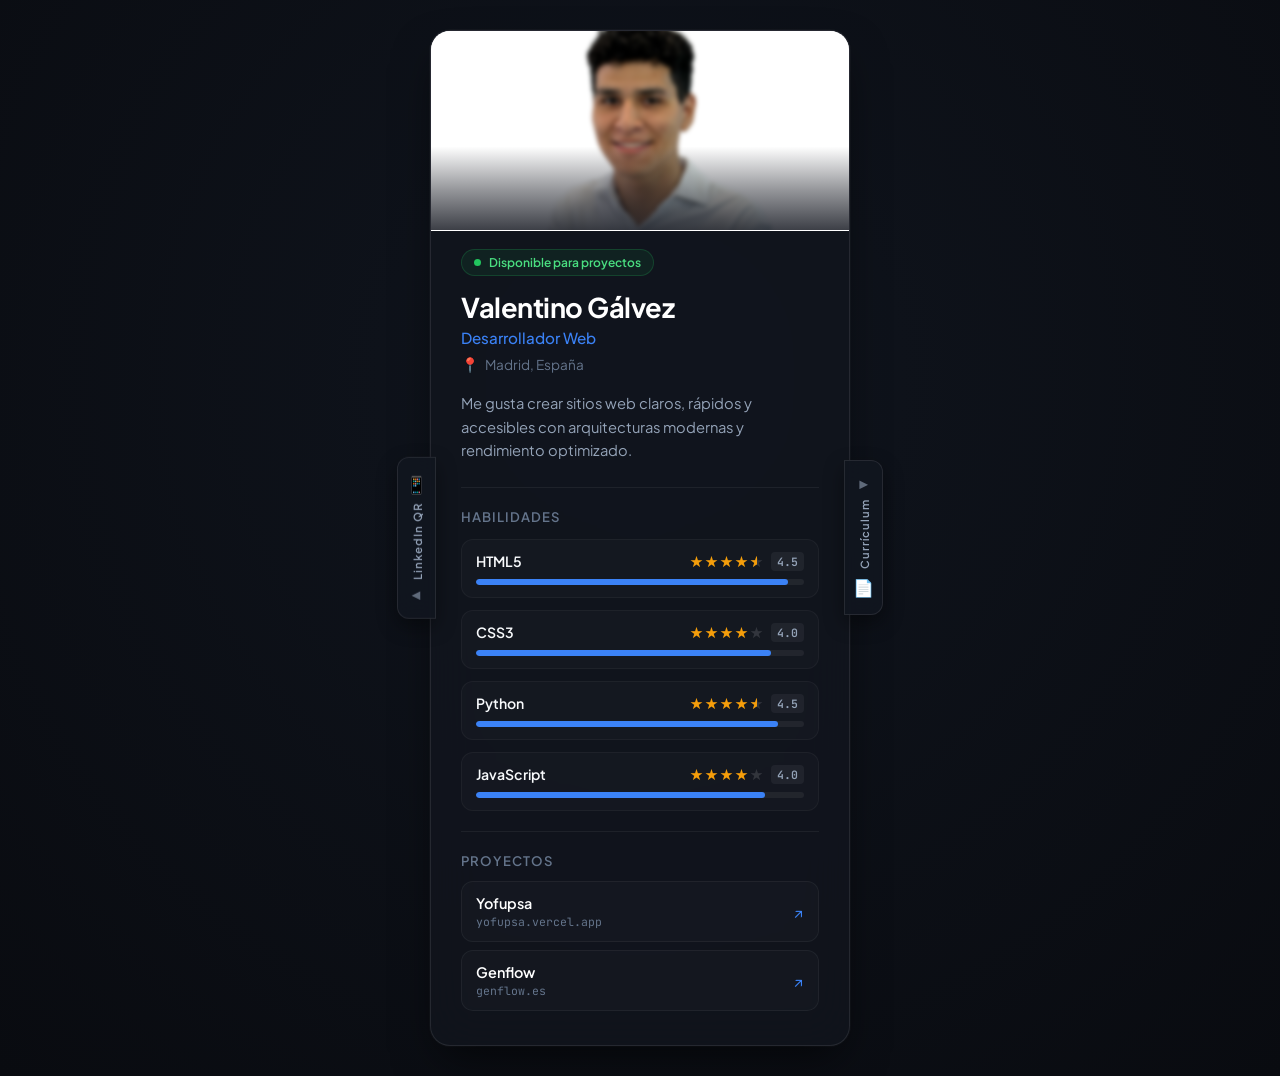
<file: index.html>
<!DOCTYPE html>
<html lang="es">

<head>
    <meta charset="UTF-8">
    <meta name="viewport" content="width=device-width, initial-scale=1.0">
    <title>Valentino Gálvez — Desarrollador Web</title>
    <link rel="stylesheet" href="estilos.css?v=minimal_v2">
</head>

<body>
    <!-- Escenario central -->
    <main class="tarjeta-escenario">
        <div class="cyber-console-wrapper" id="cyberConsole">

            <!-- ============================================================
                 ALA LATERAL IZQUIERDA: DESPLEGABLE LINKEDIN QR
                 ============================================================ -->
            <aside class="cyber-drawer drawer-left" id="drawerLinkedin" aria-label="Módulo LinkedIn QR">
                <!-- Pestaña lateral -->
                <button class="drawer-trigger trigger-left" id="btnTriggerLinkedin"
                    aria-label="Abrir o fijar código QR de LinkedIn"
                    title="Pasa por encima o haz click para ver el QR de LinkedIn">
                    <span class="trigger-icon">📱</span>
                    <span class="trigger-label">LinkedIn QR</span>
                    <span class="trigger-chevron">◀</span>
                </button>

                <!-- Panel Desplegable Izquierdo -->
                <div class="drawer-content drawer-content-left">
                    <div class="drawer-header">
                        <span class="drawer-badge">Perfil Profesional</span>
                        <button class="drawer-close-btn" id="btnCloseLinkedin" aria-label="Cerrar panel">✕</button>
                    </div>

                    <h3 class="drawer-title">LinkedIn</h3>
                    <p class="drawer-desc">Escanea este código con la cámara de tu móvil para conectar directamente.</p>

                    <!-- Marco minimalista del QR -->
                    <div class="qr-frame">
                        <img src="linkedin_qr.svg" alt="Código QR de LinkedIn de Valentino Gálvez" class="qr-image"
                            width="200" height="200">
                    </div>

                    <div class="qr-meta-info">
                        <span class="qr-id">@valentinogalvez</span>
                        <span class="qr-target-url">linkedin.com/in/valentinogalvez</span>
                    </div>

                    <a class="drawer-action-btn" href="https://www.linkedin.com/in/valentinogalvez" target="_blank"
                        rel="noopener noreferrer">
                        <span>Ver perfil en LinkedIn ↗</span>
                    </a>
                </div>
            </aside>

            <!-- ============================================================
                 TARJETA PRINCIPAL (ESTILO MINIMALISTA)
                 ============================================================ -->
            <article class="tarjeta" id="card">

                <!-- Imagen superior difuminada con fondo blanco original -->
                <div class="tarjeta-banner">
                    <img src="perfil.png" alt="Valentino Gálvez" class="tarjeta-banner-img">
                    <div class="tarjeta-banner-fade"></div>
                </div>

                <!-- Cabecera de la tarjeta -->
                <header class="tarjeta-header">
                    <div class="status-badge">
                        <span class="status-dot"></span>
                        <span class="status-text">Disponible para proyectos</span>
                    </div>

                    <h1 class="tarjeta-nombre">Valentino Gálvez</h1>
                    <p class="puesto">Desarrollador Web</p>

                    <div class="ubicacion">
                        <span class="ubicacion-icono">📍</span> Madrid, España
                    </div>
                </header>

                <p class="descripcion">
                    Me gusta crear sitios web claros, rápidos y accesibles con arquitecturas modernas y rendimiento
                    optimizado.
                </p>

                <!-- Sección de Habilidades -->
                <section class="habilidades-seccion">
                    <div class="habilidades-header">
                        <h2 class="habilidades-titulo">Habilidades</h2>
                    </div>

                    <ul class="datos habilidades">
                        <!-- HTML5 -->
                        <li class="skill-item">
                            <div class="skill-info">
                                <span class="skill-nombre">HTML5</span>
                                <div class="skill-meta">
                                    <span class="estrellas">
                                        <span class="star-llena">★</span>
                                        <span class="star-llena">★</span>
                                        <span class="star-llena">★</span>
                                        <span class="star-llena">★</span>
                                        <span class="star-mitad">★</span>
                                    </span>
                                    <span class="skill-score">4.5</span>
                                </div>
                            </div>
                            <div class="hud-meter-wrap">
                                <div class="hud-meter-fill" style="--level: 95%;"></div>
                            </div>
                        </li>

                        <!-- CSS3 -->
                        <li class="skill-item">
                            <div class="skill-info">
                                <span class="skill-nombre">CSS3</span>
                                <div class="skill-meta">
                                    <span class="estrellas">
                                        <span class="star-llena">★</span>
                                        <span class="star-llena">★</span>
                                        <span class="star-llena">★</span>
                                        <span class="star-llena">★</span>
                                        <span class="star-vacia">★</span>
                                    </span>
                                    <span class="skill-score">4.0</span>
                                </div>
                            </div>
                            <div class="hud-meter-wrap">
                                <div class="hud-meter-fill" style="--level: 90%;"></div>
                            </div>
                        </li>

                        <!-- Python -->
                        <li class="skill-item">
                            <div class="skill-info">
                                <span class="skill-nombre">Python</span>
                                <div class="skill-meta">
                                    <span class="estrellas">
                                        <span class="star-llena">★</span>
                                        <span class="star-llena">★</span>
                                        <span class="star-llena">★</span>
                                        <span class="star-llena">★</span>
                                        <span class="star-mitad">★</span>
                                    </span>
                                    <span class="skill-score">4.5</span>
                                </div>
                            </div>
                            <div class="hud-meter-wrap">
                                <div class="hud-meter-fill" style="--level: 92%;"></div>
                            </div>
                        </li>

                        <!-- JavaScript -->
                        <li class="skill-item">
                            <div class="skill-info">
                                <span class="skill-nombre">JavaScript</span>
                                <div class="skill-meta">
                                    <span class="estrellas">
                                        <span class="star-llena">★</span>
                                        <span class="star-llena">★</span>
                                        <span class="star-llena">★</span>
                                        <span class="star-llena">★</span>
                                        <span class="star-vacia">★</span>
                                    </span>
                                    <span class="skill-score">4.0</span>
                                </div>
                            </div>
                            <div class="hud-meter-wrap">
                                <div class="hud-meter-fill" style="--level: 88%;"></div>
                            </div>
                        </li>
                    </ul>
                </section>

                <!-- Sección de Proyectos -->
                <section class="proyectos-seccion">
                    <h2 class="seccion-titulo">Proyectos</h2>
                    <div class="proyectos-lista">
                        <a href="https://yofupsa.vercel.app/" class="proyecto-link" target="_blank" rel="noopener noreferrer">
                            <div class="proyecto-info">
                                <span class="proyecto-nombre">Yofupsa</span>
                                <span class="proyecto-sub">yofupsa.vercel.app</span>
                            </div>
                            <span class="proyecto-arrow">↗</span>
                        </a>

                        <a href="https://genflow.es/" class="proyecto-link" target="_blank" rel="noopener noreferrer">
                            <div class="proyecto-info">
                                <span class="proyecto-nombre">Genflow</span>
                                <span class="proyecto-sub">genflow.es</span>
                            </div>
                            <span class="proyecto-arrow">↗</span>
                        </a>
                    </div>
                </section>
            </article>

            <!-- ============================================================
                 ALA LATERAL DERECHA: DESPLEGABLE CURRICULUM VITAE
                 ============================================================ -->
            <aside class="cyber-drawer drawer-right" id="drawerCV" aria-label="Módulo Curriculum Vitae">
                <!-- Pestaña lateral -->
                <button class="drawer-trigger trigger-right" id="btnTriggerCV"
                    aria-label="Abrir o fijar Currículum Vitae" title="Pasa por encima o haz click para ver mi CV">
                    <span class="trigger-chevron">▶</span>
                    <span class="trigger-label">Currículum</span>
                    <span class="trigger-icon">📄</span>
                </button>

                <!-- Panel Desplegable Derecho -->
                <div class="drawer-content drawer-content-right">
                    <div class="drawer-header">
                        <span class="drawer-badge">Currículum Vitae</span>
                        <button class="drawer-close-btn" id="btnCloseCV" aria-label="Cerrar panel">✕</button>
                    </div>

                    <div class="cv-head-row">
                        <div>
                            <h3 class="drawer-title">Currículum Vitae</h3>
                            <span class="drawer-sub">Valentino Gálvez // Presentación en Canva</span>
                        </div>
                        <div class="cv-actions-bar">
                            <a class="cv-mini-btn btn-accent" id="btnOpenCV" href="https://www.canva.com/design/DAG2l55QNX0/dyM4by3vQ30kNdCeQIx4bg/view"
                                target="_blank" rel="noopener noreferrer" title="Abrir presentación completa en Canva">
                                <span>Abrir en Canva ↗</span>
                            </a>
                        </div>
                    </div>

                    <!-- Banner de acceso directo a Canva -->
                    <div class="canva-portal-card">
                        <div class="canva-portal-info">
                            <div class="canva-portal-title">
                                <span class="canva-badge">🎨 Canva Cloud</span>
                                <span class="canva-portal-status">Disponible online</span>
                            </div>
                            <p class="canva-desc">Documento interactivo completo alojado en Canva.</p>
                        </div>
                        <a href="https://www.canva.com/design/DAG2l55QNX0/dyM4by3vQ30kNdCeQIx4bg/view" target="_blank" rel="noopener noreferrer" class="canva-cta-btn">
                            <span>Ver en Canva ↗</span>
                        </a>
                    </div>

                    <!-- Marco de visualización del documento -->
                    <div class="cv-viewer-frame">
                        <div class="cv-frame-header">
                            <div class="cv-frame-dots">
                                <span class="dot red"></span>
                                <span class="dot yellow"></span>
                                <span class="dot green"></span>
                            </div>
                            <span class="cv-frame-address" id="cvAddressDisplay">canva.com/design/DAG2l55QNX0/view</span>
                        </div>

                        <!-- IFRAME EMBED OFICIAL DE CANVA -->
                        <iframe class="cv-iframe" id="cvIframe"
                            src="https://www.canva.com/design/DAG2l55QNX0/dyM4by3vQ30kNdCeQIx4bg/view?embed"
                            allowfullscreen="allowfullscreen"
                            allow="fullscreen"
                            loading="lazy"
                            title="Visualizador de Curriculum Vitae de Valentino Gálvez"></iframe>
                    </div>
                </div>
            </aside>

        </div>
    </main>

    <!-- Fondo de desenfoque al fijar con click -->
    <div class="cyber-backdrop" id="cyberBackdrop" aria-hidden="true"></div>

    <!-- Script de control interactivo: Hover + Click/Pin + Atajos de teclado + Configuración de URL -->
    <script>
        const MI_URL_CV = "https://www.canva.com/design/DAG2l55QNX0/dyM4by3vQ30kNdCeQIx4bg/view";
        const CANVA_EMBED_URL = "https://www.canva.com/design/DAG2l55QNX0/dyM4by3vQ30kNdCeQIx4bg/view?embed";

        (function () {
            const drawerLinkedin = document.getElementById('drawerLinkedin');
            const drawerCV = document.getElementById('drawerCV');
            const btnTriggerLinkedin = document.getElementById('btnTriggerLinkedin');
            const btnTriggerCV = document.getElementById('btnTriggerCV');
            const btnCloseLinkedin = document.getElementById('btnCloseLinkedin');
            const btnCloseCV = document.getElementById('btnCloseCV');
            const backdrop = document.getElementById('cyberBackdrop');

            // Función para cerrar ambos paneles
            function closeAllDrawers() {
                drawerLinkedin.classList.remove('is-pinned');
                drawerCV.classList.remove('is-pinned');
                backdrop.classList.remove('is-active');
            }

            // Alternar panel fijado al pulsar el disparador (Click)
            btnTriggerLinkedin.addEventListener('click', function (e) {
                e.stopPropagation();
                const wasPinned = drawerLinkedin.classList.contains('is-pinned');
                closeAllDrawers();
                if (!wasPinned) {
                    drawerLinkedin.classList.add('is-pinned');
                    backdrop.classList.add('is-active');
                }
            });

            btnTriggerCV.addEventListener('click', function (e) {
                e.stopPropagation();
                const wasPinned = drawerCV.classList.contains('is-pinned');
                closeAllDrawers();
                if (!wasPinned) {
                    drawerCV.classList.add('is-pinned');
                    backdrop.classList.add('is-active');
                }
            });

            // Botones de cerrar (✕)
            btnCloseLinkedin.addEventListener('click', function (e) {
                e.stopPropagation();
                drawerLinkedin.classList.remove('is-pinned');
                if (!drawerCV.classList.contains('is-pinned')) {
                    backdrop.classList.remove('is-active');
                }
            });

            btnCloseCV.addEventListener('click', function (e) {
                e.stopPropagation();
                drawerCV.classList.remove('is-pinned');
                if (!drawerLinkedin.classList.contains('is-pinned')) {
                    backdrop.classList.remove('is-active');
                }
            });

            // Cerrar al hacer click en el fondo desenfocado o fuera del panel
            backdrop.addEventListener('click', closeAllDrawers);
            document.addEventListener('click', function (e) {
                if (!drawerLinkedin.contains(e.target) && !drawerCV.contains(e.target)) {
                    closeAllDrawers();
                }
            });

            // Cerrar con la tecla Escape
            document.addEventListener('keydown', function (e) {
                if (e.key === 'Escape') {
                    closeAllDrawers();
                }
            });
        })();
    </script>
</body>

</html>
</file>
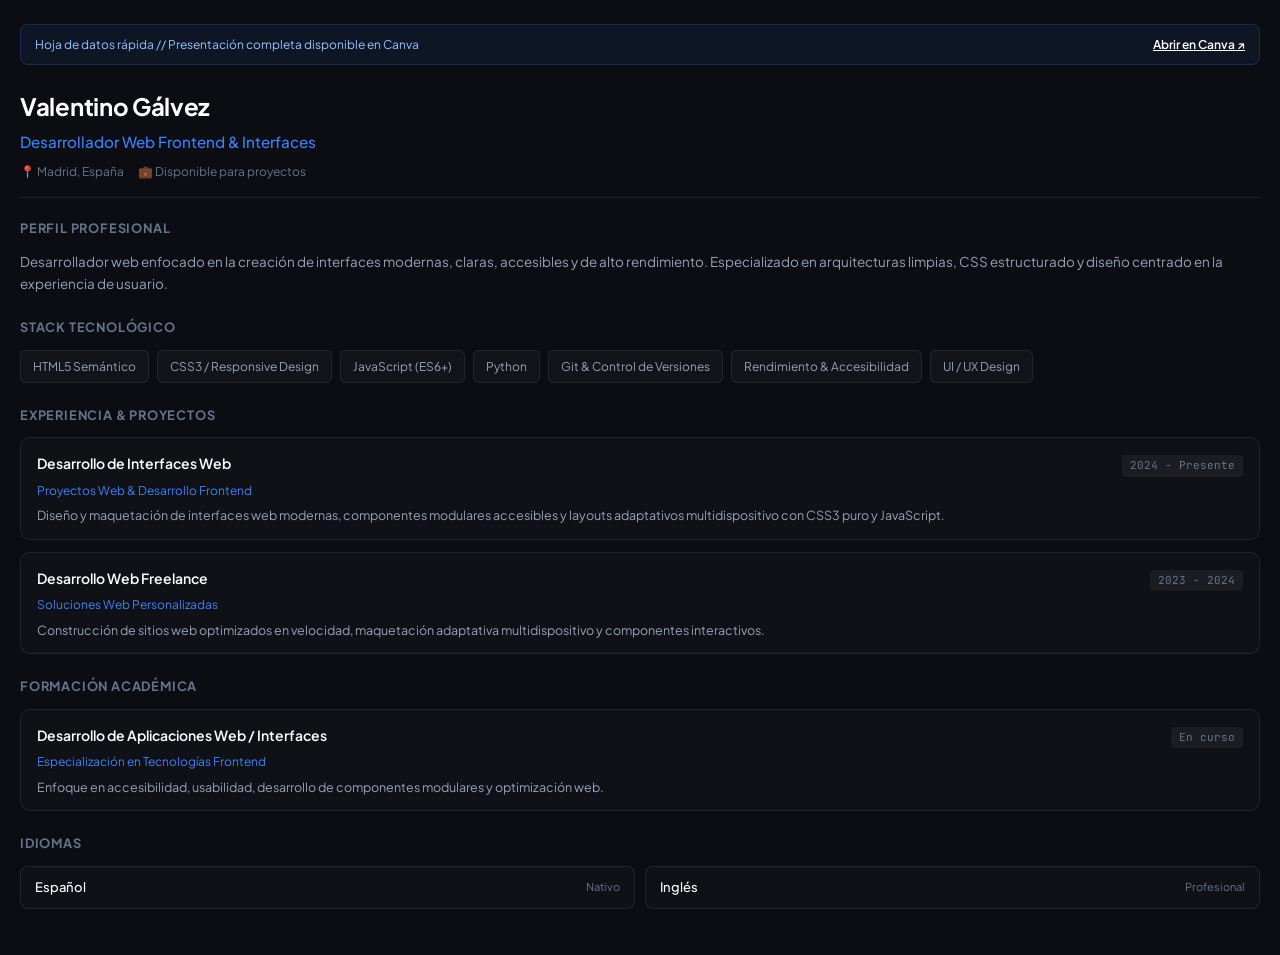
<file: cv_preview.html>
<!DOCTYPE html>
<html lang="es">

<head>
    <meta charset="UTF-8">
    <meta name="viewport" content="width=device-width, initial-scale=1.0">
    <title>Curriculum Vitae - Valentino Gálvez</title>
    <link rel="stylesheet" href="https://fonts.googleapis.com/css2?family=Plus+Jakarta+Sans:wght@400;500;600;700&family=JetBrains+Mono:wght@400;500;600&display=swap">
    <style>
        :root {
            --bg-color: #0b0d13;
            --card-bg: rgba(255, 255, 255, 0.02);
            --border-color: rgba(255, 255, 255, 0.08);
            --text-primary: #f8fafc;
            --text-secondary: #94a3b8;
            --text-muted: #64748b;
            --accent: #3b82f6;
            --accent-hover: #2563eb;
        }

        * {
            margin: 0;
            padding: 0;
            box-sizing: border-box;
        }

        body {
            font-family: 'Plus Jakarta Sans', system-ui, sans-serif;
            background-color: var(--bg-color);
            color: var(--text-primary);
            padding: 24px 20px;
            font-size: 14px;
            line-height: 1.6;
        }

        /* Banner informativo */
        .cv-notice {
            display: flex;
            align-items: center;
            justify-content: space-between;
            gap: 10px;
            background: rgba(59, 130, 246, 0.08);
            border: 1px solid rgba(59, 130, 246, 0.2);
            padding: 10px 14px;
            border-radius: 8px;
            margin-bottom: 22px;
            font-size: 12px;
            color: #93c5fd;
            flex-wrap: wrap;
        }

        .cv-notice a {
            color: #ffffff;
            font-weight: 600;
            text-decoration: underline;
        }

        /* Cabecera del CV */
        .cv-header {
            border-bottom: 1px solid var(--border-color);
            padding-bottom: 16px;
            margin-bottom: 20px;
        }

        .cv-name {
            font-size: 1.5rem;
            font-weight: 700;
            color: #ffffff;
            letter-spacing: -0.3px;
            margin-bottom: 4px;
        }

        .cv-role {
            font-size: 0.95rem;
            color: var(--accent);
            font-weight: 500;
            margin-bottom: 8px;
        }

        .cv-meta {
            display: flex;
            flex-wrap: wrap;
            gap: 14px;
            font-size: 12px;
            color: var(--text-muted);
        }

        /* Secciones del CV */
        .cv-section {
            margin-bottom: 22px;
        }

        .section-title {
            font-size: 0.8rem;
            font-weight: 700;
            color: var(--text-muted);
            letter-spacing: 0.8px;
            text-transform: uppercase;
            margin-bottom: 12px;
        }

        .cv-summary {
            color: var(--text-secondary);
            font-size: 13.5px;
            line-height: 1.65;
        }

        /* Bloques de experiencia y educación */
        .timeline-item {
            background: var(--card-bg);
            border: 1px solid var(--border-color);
            border-radius: 10px;
            padding: 14px 16px;
            margin-bottom: 12px;
            transition: border-color 0.2s ease;
        }

        .timeline-item:hover {
            border-color: rgba(255, 255, 255, 0.16);
        }

        .item-head {
            display: flex;
            justify-content: space-between;
            align-items: baseline;
            margin-bottom: 4px;
            flex-wrap: wrap;
            gap: 6px;
        }

        .item-title {
            font-weight: 600;
            color: #ffffff;
            font-size: 14px;
        }

        .item-period {
            font-family: 'JetBrains Mono', monospace;
            font-size: 11px;
            color: var(--text-muted);
            background: rgba(255, 255, 255, 0.05);
            padding: 2px 8px;
            border-radius: 4px;
        }

        .item-sub {
            color: var(--accent);
            font-size: 12px;
            margin-bottom: 6px;
        }

        .item-desc {
            color: var(--text-secondary);
            font-size: 12.5px;
            line-height: 1.5;
        }

        /* Badges de habilidades */
        .skills-grid {
            display: flex;
            flex-wrap: wrap;
            gap: 8px;
        }

        .skill-badge {
            background: rgba(255, 255, 255, 0.03);
            border: 1px solid var(--border-color);
            padding: 6px 12px;
            border-radius: 6px;
            font-size: 12px;
            color: var(--text-secondary);
        }

        /* Idiomas */
        .lang-list {
            display: grid;
            grid-template-columns: 1fr 1fr;
            gap: 10px;
        }

        .lang-card {
            background: var(--card-bg);
            border: 1px solid var(--border-color);
            padding: 10px 14px;
            border-radius: 8px;
            display: flex;
            justify-content: space-between;
            align-items: center;
        }

        .lang-name {
            font-weight: 500;
            color: #ffffff;
            font-size: 13px;
        }

        .lang-level {
            font-size: 11px;
            color: var(--text-muted);
        }
    </style>
</head>

<body>
    <!-- Notificación con enlace oficial a Canva -->
    <div class="cv-notice">
        <span>Hoja de datos rápida // Presentación completa disponible en Canva</span>
        <a href="https://www.canva.com/design/DAG2l55QNX0/dyM4by3vQ30kNdCeQIx4bg/view" target="_blank" rel="noopener noreferrer">Abrir en Canva ↗</a>
    </div>

    <!-- Cabecera -->
    <header class="cv-header">
        <h1 class="cv-name">Valentino Gálvez</h1>
        <div class="cv-role">Desarrollador Web Frontend & Interfaces</div>
        <div class="cv-meta">
            <div>📍 Madrid, España</div>
            <div>💼 Disponible para proyectos</div>
        </div>
    </header>

    <!-- Perfil Profesional -->
    <section class="cv-section">
        <h2 class="section-title">Perfil Profesional</h2>
        <p class="cv-summary">
            Desarrollador web enfocado en la creación de interfaces modernas, claras, accesibles y de alto rendimiento. Especializado en arquitecturas limpias, CSS estructurado y diseño centrado en la experiencia de usuario.
        </p>
    </section>

    <!-- Habilidades Tecnológicas -->
    <section class="cv-section">
        <h2 class="section-title">Stack Tecnológico</h2>
        <div class="skills-grid">
            <div class="skill-badge">HTML5 Semántico</div>
            <div class="skill-badge">CSS3 / Responsive Design</div>
            <div class="skill-badge">JavaScript (ES6+)</div>
            <div class="skill-badge">Python</div>
            <div class="skill-badge">Git & Control de Versiones</div>
            <div class="skill-badge">Rendimiento & Accesibilidad</div>
            <div class="skill-badge">UI / UX Design</div>
        </div>
    </section>

    <!-- Experiencia y Proyectos -->
    <section class="cv-section">
        <h2 class="section-title">Experiencia & Proyectos</h2>

        <div class="timeline-item">
            <div class="item-head">
                <span class="item-title">Desarrollo de Interfaces Web</span>
                <span class="item-period">2024 - Presente</span>
            </div>
            <div class="item-sub">Proyectos Web & Desarrollo Frontend</div>
            <p class="item-desc">
                Diseño y maquetación de interfaces web modernas, componentes modulares accesibles y layouts adaptativos multidispositivo con CSS3 puro y JavaScript.
            </p>
        </div>

        <div class="timeline-item">
            <div class="item-head">
                <span class="item-title">Desarrollo Web Freelance</span>
                <span class="item-period">2023 - 2024</span>
            </div>
            <div class="item-sub">Soluciones Web Personalizadas</div>
            <p class="item-desc">
                Construcción de sitios web optimizados en velocidad, maquetación adaptativa multidispositivo y componentes interactivos.
            </p>
        </div>
    </section>

    <!-- Formación -->
    <section class="cv-section">
        <h2 class="section-title">Formación Académica</h2>
        <div class="timeline-item">
            <div class="item-head">
                <span class="item-title">Desarrollo de Aplicaciones Web / Interfaces</span>
                <span class="item-period">En curso</span>
            </div>
            <div class="item-sub">Especialización en Tecnologías Frontend</div>
            <p class="item-desc">
                Enfoque en accesibilidad, usabilidad, desarrollo de componentes modulares y optimización web.
            </p>
        </div>
    </section>

    <!-- Idiomas -->
    <section class="cv-section">
        <h2 class="section-title">Idiomas</h2>
        <div class="lang-list">
            <div class="lang-card">
                <span class="lang-name">Español</span>
                <span class="lang-level">Nativo</span>
            </div>
            <div class="lang-card">
                <span class="lang-name">Inglés</span>
                <span class="lang-level">Profesional</span>
            </div>
        </div>
    </section>
</body>

</html>
</file>
<file: estilos.css>
/* ============================================================
   TARJETA PERSONAL - ESTILO MINIMALISTA & MODERNO
   Valentino Gálvez - Desarrollador Web
   ============================================================ */

/* Tipografía moderna de alta legibilidad */
@import url('https://fonts.googleapis.com/css2?family=Plus+Jakarta+Sans:wght@400;500;600;700&family=JetBrains+Mono:wght@400;500;600&display=swap');

/* Variables de diseño: Paleta básica, limpia y cohesiva */
:root {
    --bg-canvas: #090b10;
    --card-bg: rgba(18, 21, 30, 0.82);
    --card-border: rgba(255, 255, 255, 0.09);
    --card-border-hover: rgba(255, 255, 255, 0.18);
    --text-primary: #f8fafc;
    --text-secondary: #94a3b8;
    --text-muted: #64748b;
    --accent: #3b82f6;          /* Azul clásico, sobrio y moderno */
    --accent-hover: #2563eb;
    --star-color: #f59e0b;      /* Color UNIFICADO para todas las estrellas */
    --star-empty: rgba(255, 255, 255, 0.13);
    --bar-fill: #3b82f6;        /* Barra de progreso uniforme para todas las habilidades */
    --bar-track: rgba(255, 255, 255, 0.06);
    --drawer-bg: rgba(15, 18, 26, 0.96);
    --drawer-border: rgba(255, 255, 255, 0.1);
}

/* Reseteo universal y estilos base de enlaces */
* {
    margin: 0;
    padding: 0;
    box-sizing: border-box;
}

a {
    color: var(--accent);
    text-decoration: none;
    transition: color 0.2s ease, opacity 0.2s ease;
}

a:hover {
    color: var(--accent-hover);
}

a:focus-visible, button:focus-visible {
    outline: 2px solid var(--accent);
    outline-offset: 3px;
}

html {
    min-height: 100%;
    background-color: var(--bg-canvas);
}

body {
    min-height: 100vh;
    display: flex;
    justify-content: center;
    align-items: center;
    padding: 30px 20px;
    position: relative;
    overflow-x: hidden;
    font-family: 'Plus Jakarta Sans', system-ui, -apple-system, sans-serif;
    color: var(--text-primary);
    background-color: var(--bg-canvas);
    /* Fondo oscuro minimalista con degradado radial ambiental muy suave */
    background-image: radial-gradient(circle at 50% 35%, rgba(30, 41, 59, 0.32) 0%, rgba(9, 11, 16, 0.98) 100%);
}

/* ============================================================
   CONTENEDOR CENTRAL DE LA CONSOLA
   ============================================================ */

.tarjeta-escenario {
    display: flex;
    justify-content: center;
    align-items: center;
    width: 100%;
    position: relative;
}

.cyber-console-wrapper {
    position: relative;
    display: flex;
    justify-content: center;
    align-items: center;
    max-width: 100%;
}

/* ============================================================
   TARJETA PRINCIPAL (MINIMALISTA)
   ============================================================ */

.tarjeta {
    position: relative;
    max-width: 420px;
    width: 100%;
    padding: 34px 30px;
    border-radius: 20px;
    background: var(--card-bg);
    backdrop-filter: blur(24px);
    -webkit-backdrop-filter: blur(24px);
    border: 1px solid var(--card-border);
    box-shadow: 
        0 20px 45px -10px rgba(0, 0, 0, 0.6),
        0 0 0 1px rgba(255, 255, 255, 0.03);
    overflow: hidden;
    transition: transform 0.35s cubic-bezier(0.2, 0.8, 0.2, 1),
                border-color 0.35s ease,
                box-shadow 0.35s ease;
}

.tarjeta:hover {
    transform: translateY(-4px);
    border-color: var(--card-border-hover);
    box-shadow: 
        0 26px 55px -10px rgba(0, 0, 0, 0.7),
        0 0 0 1px rgba(255, 255, 255, 0.06);
}

/* ============================================================
   BANNER SUPERIOR CON IMAGEN DIFUMINADA
   ============================================================ */

.tarjeta-banner {
    position: relative;
    width: calc(100% + 60px);
    margin: -34px -30px 18px -30px;
    height: 200px;
    overflow: hidden;
    display: flex;
    justify-content: center;
    align-items: flex-start;
    background: #ffffff;
    border-bottom: 1px solid rgba(255, 255, 255, 0.08);
}

.tarjeta-banner-img {
    width: 100%;
    height: 100%;
    object-fit: cover;
    object-position: center 22%;
    filter: blur(1.8px);
    opacity: 1;
    transform: scale(1.04);
    transition: filter 0.4s ease, transform 0.4s ease;
}

/* Desvanecimiento y difuminado suave hacia el cuerpo de la tarjeta */
.tarjeta-banner-fade {
    position: absolute;
    inset: 0;
    background: linear-gradient(to bottom,
        rgba(255, 255, 255, 0) 0%,
        rgba(255, 255, 255, 0) 58%,
        rgba(18, 21, 30, 0.45) 80%,
        var(--card-bg) 100%);
    pointer-events: none;
}

/* Al interactuar con la tarjeta, la foto se enfoca sutilmente */
.tarjeta:hover .tarjeta-banner-img {
    filter: blur(0px);
    transform: scale(1.07);
}

/* ============================================================
   CABECERA DE LA TARJETA
   ============================================================ */

.tarjeta-header {
    margin-bottom: 18px;
}

/* Indicador de estado sobrio y limpio */
.status-badge {
    display: inline-flex;
    align-items: center;
    gap: 8px;
    background: rgba(34, 197, 94, 0.08);
    border: 1px solid rgba(34, 197, 94, 0.2);
    padding: 5px 12px;
    border-radius: 999px;
    font-size: 0.75rem;
    font-weight: 600;
    color: #4ade80;
    margin-bottom: 14px;
}

.status-dot {
    width: 7px;
    height: 7px;
    border-radius: 50%;
    background-color: #22c55e;
}

.tarjeta-nombre {
    font-size: 1.7rem;
    font-weight: 700;
    letter-spacing: -0.5px;
    color: #ffffff;
    margin-bottom: 4px;
}

.puesto {
    font-size: 0.95rem;
    font-weight: 500;
    color: var(--accent);
    margin-bottom: 8px;
}

.ubicacion {
    font-size: 0.85rem;
    color: var(--text-muted);
    display: flex;
    align-items: center;
    gap: 6px;
}

.ubicacion-icono {
    font-size: 0.9rem;
}

/* Descripción */
.descripcion {
    font-size: 0.92rem;
    line-height: 1.6;
    color: var(--text-secondary);
    margin-bottom: 24px;
}

/* ============================================================
   SECCIÓN DE HABILIDADES
   ============================================================ */

.habilidades-seccion {
    border-top: 1px solid rgba(255, 255, 255, 0.06);
    padding-top: 20px;
}

.habilidades-titulo {
    font-size: 0.82rem;
    font-weight: 600;
    text-transform: uppercase;
    letter-spacing: 1px;
    color: var(--text-muted);
    margin-bottom: 14px;
}

.datos.habilidades {
    list-style: none;
    display: flex;
    flex-direction: column;
    gap: 12px;
}

.skill-item {
    background: rgba(255, 255, 255, 0.02);
    border: 1px solid rgba(255, 255, 255, 0.04);
    border-radius: 12px;
    padding: 12px 14px;
    transition: background 0.25s ease, border-color 0.25s ease;
}

.skill-item:hover {
    background: rgba(255, 255, 255, 0.04);
    border-color: rgba(255, 255, 255, 0.08);
}

.skill-info {
    display: flex;
    justify-content: space-between;
    align-items: center;
    margin-bottom: 8px;
}

.skill-nombre {
    font-size: 0.88rem;
    font-weight: 600;
    color: var(--text-primary);
}

.skill-meta {
    display: flex;
    align-items: center;
    gap: 8px;
}

/* ============================================================
   BARRA DE ESTRELLAS: TODAS DEL MISMO COLOR UNIFICADO
   ============================================================ */

.estrellas {
    display: inline-flex;
    align-items: center;
    gap: 2px;
    font-size: 0.92rem;
    line-height: 1;
}

/* Estrella llena: color uniforme básico */
.star-llena {
    color: var(--star-color);
}

/* Estrella vacía: opacidad uniforme */
.star-vacia {
    color: var(--star-empty);
}

/* Estrella media: división exacta con el mismo color */
.star-mitad {
    position: relative;
    display: inline-block;
    color: var(--star-empty);
    line-height: 1;
}

.star-mitad::before {
    content: "★";
    position: absolute;
    left: 0;
    top: 0;
    width: 50%;
    overflow: hidden;
    color: var(--star-color);
}

.skill-score {
    font-family: 'JetBrains Mono', monospace;
    font-size: 0.72rem;
    font-weight: 600;
    color: var(--text-secondary);
    background: rgba(255, 255, 255, 0.05);
    padding: 2px 6px;
    border-radius: 4px;
}

/* Barra de progreso minimalista (mismo color en todas) */
.hud-meter-wrap {
    width: 100%;
    height: 6px;
    background: var(--bar-track);
    border-radius: 999px;
    overflow: hidden;
}

.hud-meter-fill {
    height: 100%;
    border-radius: 999px;
    background: var(--bar-fill);
    width: var(--level);
    transition: width 0.8s cubic-bezier(0.2, 0.8, 0.2, 1);
}

/* ============================================================
   SECCIÓN DE PROYECTOS & ENLACES INTERACTIVOS
   ============================================================ */

.proyectos-seccion {
    border-top: 1px solid rgba(255, 255, 255, 0.06);
    padding-top: 20px;
    margin-top: 20px;
}

.seccion-titulo {
    font-size: 0.82rem;
    font-weight: 600;
    text-transform: uppercase;
    letter-spacing: 1px;
    color: var(--text-muted);
    margin-bottom: 12px;
}

.proyectos-lista {
    display: flex;
    flex-direction: column;
    gap: 8px;
}

.proyecto-link {
    display: flex;
    align-items: center;
    justify-content: space-between;
    background: rgba(255, 255, 255, 0.02);
    border: 1px solid rgba(255, 255, 255, 0.05);
    border-radius: 12px;
    padding: 12px 14px;
    text-decoration: none;
    color: var(--text-primary);
    transition: all 0.25s cubic-bezier(0.2, 0.8, 0.2, 1);
    position: relative;
    overflow: hidden;
}

.proyecto-link:hover {
    background: rgba(255, 255, 255, 0.05);
    border-color: rgba(59, 130, 246, 0.4);
    transform: translateY(-2px);
    box-shadow: 0 8px 20px rgba(0, 0, 0, 0.35);
}

.proyecto-info {
    display: flex;
    flex-direction: column;
    gap: 2px;
}

.proyecto-nombre {
    font-size: 0.9rem;
    font-weight: 600;
    color: #ffffff;
    transition: color 0.2s ease;
}

.proyecto-link:hover .proyecto-nombre {
    color: #93c5fd;
}

.proyecto-sub {
    font-family: 'JetBrains Mono', monospace;
    font-size: 0.72rem;
    color: var(--text-muted);
    transition: color 0.2s ease;
}

.proyecto-link:hover .proyecto-sub {
    color: var(--text-secondary);
}

.proyecto-arrow {
    font-size: 0.95rem;
    color: var(--accent);
    transition: transform 0.25s ease, color 0.2s ease;
}

.proyecto-link:hover .proyecto-arrow {
    transform: translate(3px, -3px);
    color: #93c5fd;
}

/* ============================================================
   MÓDULOS DESPLEGABLES LATERALES (MINIMALISTAS)
   Izquierda: LinkedIn QR | Derecha: Currículum Vitae (CV)
   Expandibles por HOVER y por CLICK
   ============================================================ */

.cyber-drawer {
    position: absolute;
    top: 50%;
    transform: translateY(-50%);
    z-index: 50;
    display: flex;
    align-items: center;
}

/* Ala izquierda */
.drawer-left {
    right: calc(100% - 6px);
    flex-direction: row-reverse;
}

/* Ala derecha */
.drawer-right {
    left: calc(100% - 6px);
    flex-direction: row;
}

/* PESTAÑAS / DISPARADORES MINIMALISTAS */
.drawer-trigger {
    position: relative;
    z-index: 5;
    display: flex;
    flex-direction: column;
    align-items: center;
    justify-content: center;
    gap: 8px;
    padding: 16px 8px;
    background: rgba(18, 22, 31, 0.94);
    border: 1px solid var(--card-border);
    color: var(--text-secondary);
    cursor: pointer;
    backdrop-filter: blur(16px);
    -webkit-backdrop-filter: blur(16px);
    font-family: 'Plus Jakarta Sans', sans-serif;
    font-size: 0.72rem;
    font-weight: 600;
    border-radius: 10px;
    box-shadow: 0 8px 20px rgba(0, 0, 0, 0.4);
    transition: all 0.25s ease;
    user-select: none;
}

.trigger-left {
    border-radius: 12px 0 0 12px;
}

.trigger-right {
    border-radius: 0 12px 12px 0;
}

.trigger-icon {
    font-size: 1.05rem;
}

.trigger-label {
    writing-mode: vertical-rl;
    text-orientation: mixed;
    transform: rotate(180deg);
    letter-spacing: 1px;
    font-size: 0.7rem;
    white-space: nowrap;
}

.trigger-chevron {
    font-size: 0.7rem;
    opacity: 0.6;
    transition: transform 0.25s ease, opacity 0.25s ease;
}

/* Hover en disparadores */
.cyber-drawer:hover .drawer-trigger,
.cyber-drawer.is-pinned .drawer-trigger {
    background: rgba(26, 32, 45, 0.98);
    border-color: rgba(255, 255, 255, 0.2);
    color: #ffffff;
}

.drawer-left:hover .trigger-chevron,
.drawer-left.is-pinned .trigger-chevron {
    transform: translateX(-3px);
    opacity: 1;
}

.drawer-right:hover .trigger-chevron,
.drawer-right.is-pinned .trigger-chevron {
    transform: translateX(3px);
    opacity: 1;
}

/* CONTENEDOR DESPLEGABLE */
.drawer-content {
    position: relative;
    z-index: 4;
    background: var(--drawer-bg);
    backdrop-filter: blur(24px);
    -webkit-backdrop-filter: blur(24px);
    border: 1px solid var(--drawer-border);
    border-radius: 18px;
    box-shadow: 0 25px 60px rgba(0, 0, 0, 0.75);
    box-sizing: border-box;

    /* Estado colapsado */
    max-width: 0;
    width: 0;
    opacity: 0;
    overflow: hidden;
    pointer-events: none;
    padding: 0;
    transition: 
        max-width 0.4s cubic-bezier(0.16, 1, 0.3, 1),
        width 0.4s cubic-bezier(0.16, 1, 0.3, 1),
        opacity 0.3s ease,
        padding 0.35s ease,
        transform 0.4s cubic-bezier(0.16, 1, 0.3, 1);
}

.drawer-content-left {
    transform-origin: right center;
    transform: scale(0.95) translateX(15px);
}

.drawer-content-right {
    transform-origin: left center;
    transform: scale(0.95) translateX(-15px);
}

/* EXPANSIÓN POR HOVER O CLICK (.is-pinned) */
.drawer-left:hover .drawer-content-left,
.drawer-left.is-pinned .drawer-content-left {
    max-width: 360px;
    width: 310px;
    opacity: 1;
    pointer-events: auto;
    padding: 22px 20px;
    transform: scale(1) translateX(0);
    margin-right: 12px;
}

.drawer-right:hover .drawer-content-right,
.drawer-right.is-pinned .drawer-content-right {
    max-width: 560px;
    width: 480px;
    opacity: 1;
    pointer-events: auto;
    padding: 22px 20px;
    transform: scale(1) translateX(0);
    margin-left: 12px;
}

/* Cabecera del panel desplegable */
.drawer-header {
    display: flex;
    justify-content: space-between;
    align-items: center;
    margin-bottom: 12px;
    padding-bottom: 8px;
    border-bottom: 1px solid rgba(255, 255, 255, 0.06);
}

.drawer-badge {
    font-size: 0.72rem;
    font-weight: 600;
    color: var(--accent);
    background: rgba(59, 130, 246, 0.1);
    padding: 3px 8px;
    border-radius: 6px;
}

.drawer-close-btn {
    background: transparent;
    border: 1px solid rgba(255, 255, 255, 0.1);
    color: var(--text-muted);
    width: 26px;
    height: 26px;
    border-radius: 6px;
    font-size: 0.8rem;
    cursor: pointer;
    display: flex;
    align-items: center;
    justify-content: center;
    transition: all 0.2s ease;
}

.drawer-close-btn:hover {
    color: #fff;
    border-color: rgba(255, 255, 255, 0.25);
    background: rgba(255, 255, 255, 0.05);
}

.drawer-title {
    font-size: 1.1rem;
    font-weight: 700;
    color: #ffffff;
    margin-bottom: 4px;
}

.drawer-desc {
    font-size: 0.82rem;
    color: var(--text-secondary);
    line-height: 1.45;
    margin-bottom: 16px;
}

/* ============================================================
   PANEL IZQUIERDO: QR LINKEDIN
   ============================================================ */

.qr-frame {
    width: 100%;
    max-width: 220px;
    margin: 0 auto 16px auto;
    padding: 12px;
    background: #10131c;
    border: 1px solid rgba(255, 255, 255, 0.08);
    border-radius: 12px;
    display: flex;
    align-items: center;
    justify-content: center;
}

.qr-image {
    width: 100%;
    height: auto;
    max-width: 180px;
    display: block;
    border-radius: 6px;
}

.qr-meta-info {
    display: flex;
    flex-direction: column;
    align-items: center;
    gap: 3px;
    margin-bottom: 16px;
    font-family: 'JetBrains Mono', monospace;
}

.qr-id {
    font-size: 0.85rem;
    font-weight: 600;
    color: var(--text-primary);
}

.qr-target-url {
    font-size: 0.7rem;
    color: var(--text-muted);
}

.drawer-action-btn {
    display: flex;
    align-items: center;
    justify-content: center;
    width: 100%;
    padding: 10px 14px;
    text-decoration: none;
    font-size: 0.82rem;
    font-weight: 600;
    color: #ffffff;
    background: var(--accent);
    border-radius: 8px;
    transition: background 0.2s ease, transform 0.2s ease;
}

.drawer-action-btn:hover {
    background: var(--accent-hover);
    transform: translateY(-1px);
}

/* ============================================================
   PANEL DERECHO: CURRÍCULUM VITAE
   ============================================================ */

.cv-head-row {
    display: flex;
    justify-content: space-between;
    align-items: flex-start;
    gap: 12px;
    margin-bottom: 12px;
    flex-wrap: wrap;
}

.drawer-sub {
    font-size: 0.75rem;
    color: var(--text-muted);
}

.cv-actions-bar {
    display: flex;
    align-items: center;
    gap: 6px;
}

.cv-mini-btn {
    text-decoration: none;
    font-family: 'Plus Jakarta Sans', sans-serif;
    font-size: 0.72rem;
    font-weight: 600;
    color: var(--text-secondary);
    background: rgba(255, 255, 255, 0.05);
    border: 1px solid rgba(255, 255, 255, 0.1);
    padding: 6px 10px;
    border-radius: 6px;
    display: flex;
    align-items: center;
    gap: 4px;
    transition: all 0.2s ease;
    white-space: nowrap;
    cursor: pointer;
}

.cv-mini-btn:hover {
    color: #ffffff;
    border-color: rgba(255, 255, 255, 0.25);
    background: rgba(255, 255, 255, 0.08);
}

.cv-mini-btn.active {
    background: rgba(59, 130, 246, 0.15);
    border-color: var(--accent);
    color: #ffffff;
}

.cv-mini-btn.btn-accent {
    background: var(--accent);
    color: #ffffff;
    border-color: var(--accent);
}

.cv-mini-btn.btn-accent:hover {
    background: var(--accent-hover);
    border-color: var(--accent-hover);
}

/* Banner Portal de Canva */
.canva-portal-card {
    display: flex;
    align-items: center;
    justify-content: space-between;
    gap: 12px;
    background: rgba(59, 130, 246, 0.08);
    border: 1px solid rgba(59, 130, 246, 0.2);
    border-radius: 12px;
    padding: 12px 16px;
    margin-bottom: 14px;
    flex-wrap: wrap;
}

.canva-portal-info {
    display: flex;
    flex-direction: column;
    gap: 4px;
}

.canva-portal-title {
    display: flex;
    align-items: center;
    gap: 8px;
}

.canva-badge {
    font-size: 0.72rem;
    font-weight: 700;
    color: #60a5fa;
    background: rgba(59, 130, 246, 0.15);
    padding: 2px 7px;
    border-radius: 5px;
}

.canva-portal-status {
    font-size: 0.72rem;
    color: #4ade80;
    font-weight: 500;
}

.canva-desc {
    font-size: 0.78rem;
    color: var(--text-secondary);
    margin: 0;
}

.canva-cta-btn {
    display: inline-flex;
    align-items: center;
    gap: 6px;
    background: var(--accent);
    color: #ffffff !important;
    padding: 8px 14px;
    border-radius: 8px;
    font-size: 0.78rem;
    font-weight: 600;
    text-decoration: none;
    transition: background 0.2s ease, transform 0.2s ease;
    white-space: nowrap;
}

.canva-cta-btn:hover {
    background: var(--accent-hover);
    transform: translateY(-1px);
}

/* Marco visor del CV */
.cv-viewer-frame {
    width: 100%;
    background: #0b0d13;
    border: 1px solid rgba(255, 255, 255, 0.08);
    border-radius: 12px;
    overflow: hidden;
}

.cv-frame-header {
    background: rgba(255, 255, 255, 0.02);
    padding: 8px 12px;
    display: flex;
    align-items: center;
    gap: 10px;
    border-bottom: 1px solid rgba(255, 255, 255, 0.06);
}

.cv-frame-dots {
    display: flex;
    gap: 6px;
}

.cv-frame-dots .dot {
    width: 8px;
    height: 8px;
    border-radius: 50%;
}

.cv-frame-dots .dot.red { background: #ef4444; }
.cv-frame-dots .dot.yellow { background: #eab308; }
.cv-frame-dots .dot.green { background: #22c55e; }

.cv-frame-address {
    flex: 1;
    font-family: 'JetBrains Mono', monospace;
    font-size: 0.68rem;
    color: var(--text-muted);
    background: rgba(0, 0, 0, 0.35);
    padding: 3px 10px;
    border-radius: 4px;
    overflow: hidden;
    text-overflow: ellipsis;
    white-space: nowrap;
}

.cv-iframe {
    width: 100%;
    height: 420px;
    border: none;
    display: block;
    background-color: #0b0d13;
}

/* ============================================================
   FONDO DE DESENFOQUE
   ============================================================ */

.cyber-backdrop {
    position: fixed;
    inset: 0;
    background: rgba(0, 0, 0, 0.5);
    backdrop-filter: blur(3px);
    -webkit-backdrop-filter: blur(3px);
    z-index: 30;
    opacity: 0;
    pointer-events: none;
    transition: opacity 0.25s ease;
}

.cyber-backdrop.is-active {
    opacity: 1;
    pointer-events: auto;
}

/* ============================================================
   RESPONSIVIDAD
   ============================================================ */

@media (max-width: 1120px) {
    .drawer-left:hover .drawer-content-left,
    .drawer-left.is-pinned .drawer-content-left {
        width: 290px;
    }

    .drawer-right:hover .drawer-content-right,
    .drawer-right.is-pinned .drawer-content-right {
        width: 380px;
    }

    .cv-iframe {
        height: 380px;
    }
}

@media (max-width: 920px) {
    .cyber-console-wrapper {
        flex-direction: column;
        width: 100%;
        max-width: 420px;
    }

    .cyber-drawer {
        position: static;
        transform: none;
        width: 100%;
        margin-bottom: 12px;
        flex-direction: column !important;
    }

    .drawer-left {
        order: 2;
        margin-top: 12px;
        margin-bottom: 0;
    }

    .drawer-right {
        order: 3;
        margin-top: 12px;
    }

    .tarjeta {
        order: 1;
    }

    .drawer-trigger {
        width: 100%;
        flex-direction: row !important;
        border-radius: 10px !important;
        padding: 12px 16px;
    }

    .trigger-label {
        writing-mode: horizontal-tb;
        transform: none;
    }

    .drawer-content {
        width: 100% !important;
        max-width: 100% !important;
        margin: 10px 0 0 0 !important;
        transform: none !important;
    }

    .drawer-left:hover .drawer-content-left,
    .drawer-left.is-pinned .drawer-content-left,
    .drawer-right:hover .drawer-content-right,
    .drawer-right.is-pinned .drawer-content-right {
        width: 100% !important;
        max-width: 100% !important;
        margin: 10px 0 0 0 !important;
    }

    .cv-iframe {
        height: 340px;
    }
}
</file>
